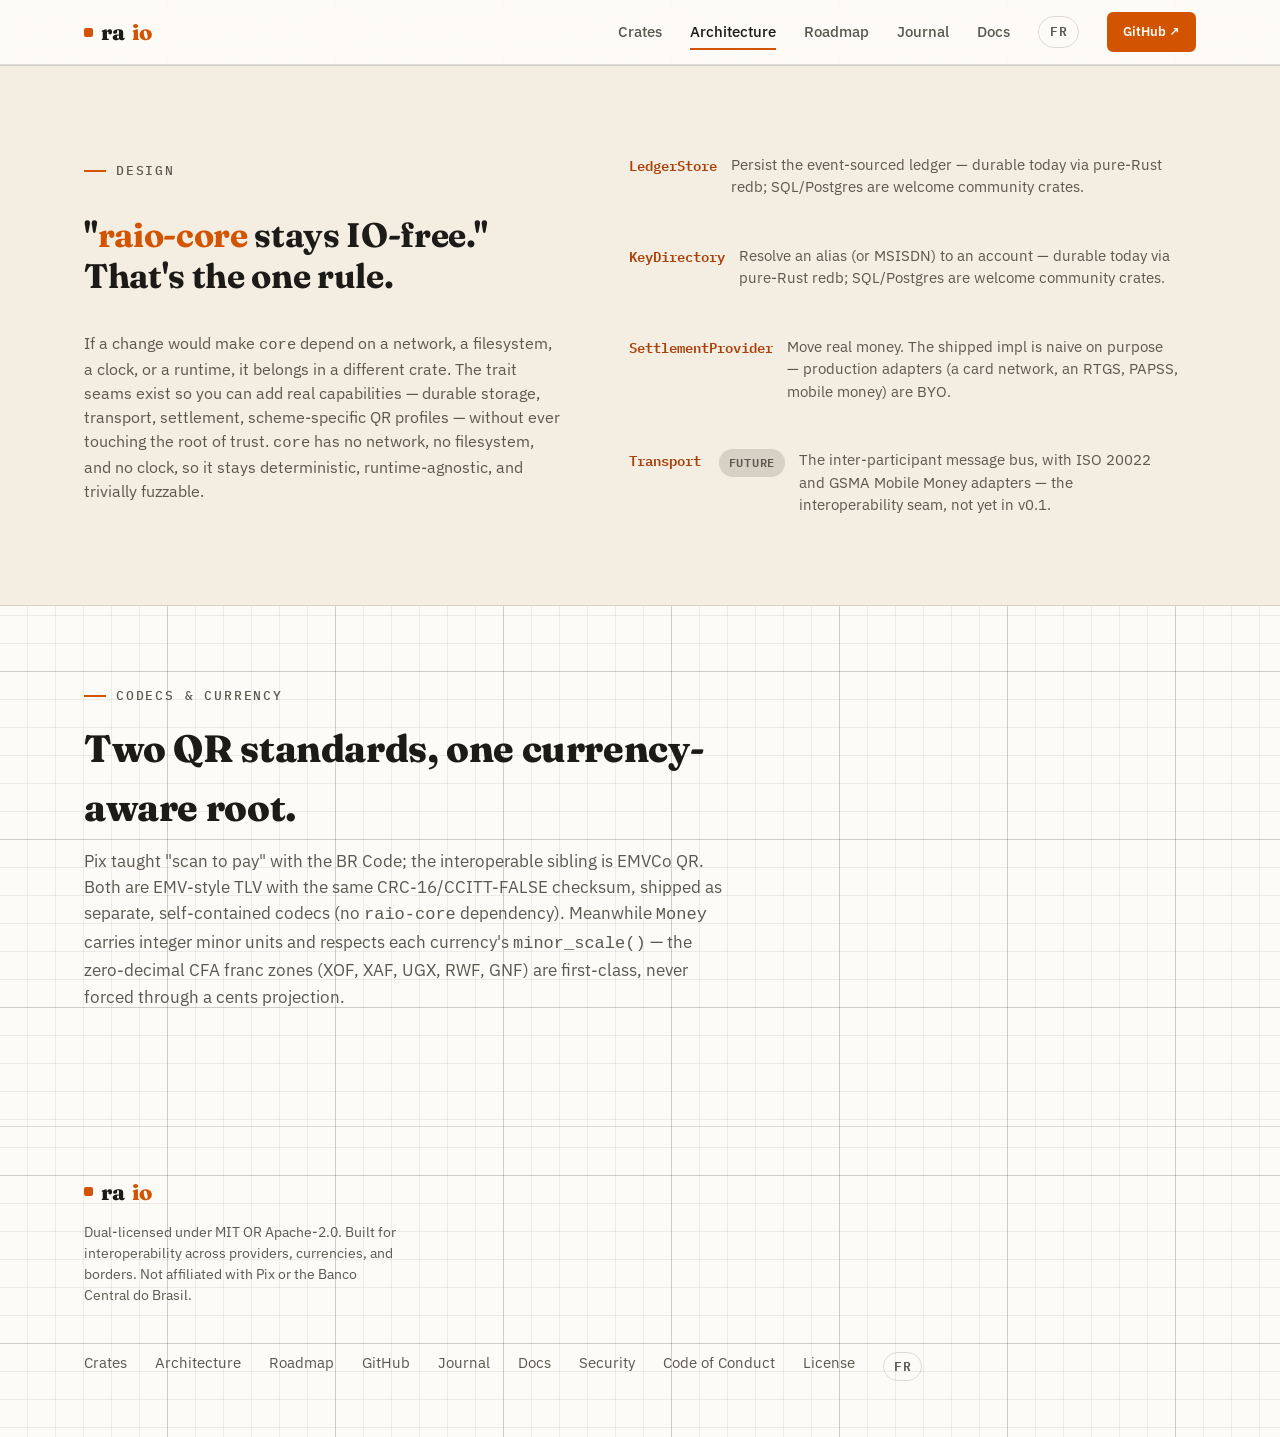
<file: architecture.html>
<!doctype html>
<html lang="en">
<head>
<meta charset="utf-8">
<meta name="viewport" content="width=device-width, initial-scale=1">
<title>Architecture — raio</title>
<meta name="description" content="raio's one rule: raio-core stays IO-free. Every IO-shaped concern — ledger persistence, key resolution, settlement, transport — is a trait seam the community extends without touching the root of trust.">
<link rel="canonical" href="https://andrewsarr.github.io/raio-landing/architecture.html">
<link rel="alternate" hreflang="en" href="https://andrewsarr.github.io/raio-landing/architecture.html">
<link rel="alternate" hreflang="fr" href="https://andrewsarr.github.io/raio-landing/fr/architecture.html">
<link rel="alternate" hreflang="x-default" href="https://andrewsarr.github.io/raio-landing/architecture.html">
<link rel="icon" type="image/svg+xml" href="assets/img/favicon.svg">
<link rel="preconnect" href="https://fonts.googleapis.com">
<link rel="preconnect" href="https://fonts.gstatic.com" crossorigin>
<link href="https://fonts.googleapis.com/css2?family=Fraunces:opsz,wght@9..144,500;9..144,700;9..144,800&family=IBM+Plex+Mono:wght@400;500;600&family=IBM+Plex+Sans:wght@400;500;600;700&display=swap" rel="stylesheet">
<link rel="stylesheet" href="assets/css/style.css">
</head>
<body>

<nav class="nav">
  <div class="wrap">
    <a href="index.html" class="brand"><span class="dot"></span>ra<span class="io">io</span></a>
    <button class="nav-toggle" aria-label="Toggle navigation" aria-expanded="false" aria-controls="nav-links"><span></span></button>
    <div class="nav-links" id="nav-links">
      <a href="crates.html">Crates</a>
      <a href="architecture.html" aria-current="page">Architecture</a>
      <a href="roadmap.html">Roadmap</a>
      <a href="https://raio-journal.vercel.app" target="_blank" rel="noopener">Journal</a>
      <a href="https://github.com/andrewSarr/raio/tree/main/docs/src" target="_blank" rel="noopener">Docs</a>
      <a href="fr/architecture.html" class="lang-switch" hreflang="fr">FR</a>
      <a class="btn btn-primary btn-sm" href="https://github.com/andrewSarr/raio" target="_blank" rel="noopener">GitHub &nearr;</a>
    </div>
  </div>
</nav>
<div class="nav-backdrop" data-nav-backdrop hidden></div>

<main>
<section id="architecture" class="alt">
  <div class="wrap rule-block">
    <div class="reveal">
      <span class="eyebrow"><span class="rule"></span>Design</span>
      <p class="rule-quote">"<span class="rust">raio-core</span> stays IO-free." That's the one rule.</p>
      <p style="color: var(--ink-sub); font-size: 15.5px; margin-top: 16px;">
        If a change would make <code>core</code> depend on a network, a filesystem,
        a clock, or a runtime, it belongs in a different crate. The trait seams
        exist so you can add real capabilities — durable storage, transport,
        settlement, scheme-specific QR profiles — without ever touching the root
        of trust. <code>core</code> has no network, no filesystem, and no clock,
        so it stays deterministic, runtime-agnostic, and trivially fuzzable.
      </p>
    </div>
    <div class="rule-seams reveal">
      <div class="seam">
        <code>LedgerStore</code>
        <p>Persist the event-sourced ledger — durable today via pure-Rust redb; SQL/Postgres are welcome community crates.</p>
      </div>
      <div class="seam">
        <code>KeyDirectory</code>
        <p>Resolve an alias (or MSISDN) to an account &mdash; durable today via pure-Rust redb; SQL/Postgres are welcome community crates.</p>
      </div>
      <div class="seam">
        <code>SettlementProvider</code>
        <p>Move real money. The shipped impl is naive on purpose — production adapters (a card network, an RTGS, PAPSS, mobile money) are BYO.</p>
      </div>
      <div class="seam">
        <code>Transport</code> <span class="pill wanted" style="margin-left:4px;">Future</span>
        <p>The inter-participant message bus, with ISO 20022 and GSMA Mobile Money adapters — the interoperability seam, not yet in v0.1.</p>
      </div>
    </div>
  </div>
</section>

<section>
  <div class="wrap">
    <div class="section-head reveal">
      <span class="eyebrow"><span class="rule"></span>Codecs &amp; currency</span>
      <h2>Two QR standards, one currency-aware root.</h2>
      <p>Pix taught "scan to pay" with the BR Code; the interoperable sibling is
      EMVCo QR. Both are EMV-style TLV with the same CRC-16/CCITT-FALSE checksum,
      shipped as separate, self-contained codecs (no <code>raio-core</code>
      dependency). Meanwhile <code>Money</code> carries integer minor units and
      respects each currency's <code>minor_scale()</code> — the zero-decimal
      CFA franc zones (XOF, XAF, UGX, RWF, GNF) are first-class, never forced
      through a cents projection.</p>
    </div>
  </div>
</section>
</main>

<footer>
  <div class="wrap footer-grid">
    <div>
      <a href="index.html" class="brand"><span class="dot"></span>ra<span class="io">io</span></a>
      <p class="footer-note">
        Dual-licensed under MIT OR Apache-2.0. Built for interoperability across
        providers, currencies, and borders. Not affiliated with Pix or the
        Banco Central do Brasil.
      </p>
    </div>
    <nav class="footer-links">
      <a href="crates.html">Crates</a>
      <a href="architecture.html">Architecture</a>
      <a href="roadmap.html">Roadmap</a>
      <a href="https://github.com/andrewSarr/raio" target="_blank" rel="noopener">GitHub</a>
      <a href="https://raio-journal.vercel.app" target="_blank" rel="noopener">Journal</a>
      <a href="https://github.com/andrewSarr/raio/tree/main/docs/src" target="_blank" rel="noopener">Docs</a>
      <a href="https://github.com/andrewSarr/raio/blob/main/SECURITY.md" target="_blank" rel="noopener">Security</a>
      <a href="https://github.com/andrewSarr/raio/blob/main/CODE_OF_CONDUCT.md" target="_blank" rel="noopener">Code of Conduct</a>
      <a href="https://github.com/andrewSarr/raio/blob/main/LICENSE-MIT" target="_blank" rel="noopener">License</a>
      <a href="fr/architecture.html" class="lang-switch" hreflang="fr">FR</a>
    </nav>
  </div>
</footer>

<script src="assets/js/main.js"></script>
</body>
</html>
</file>
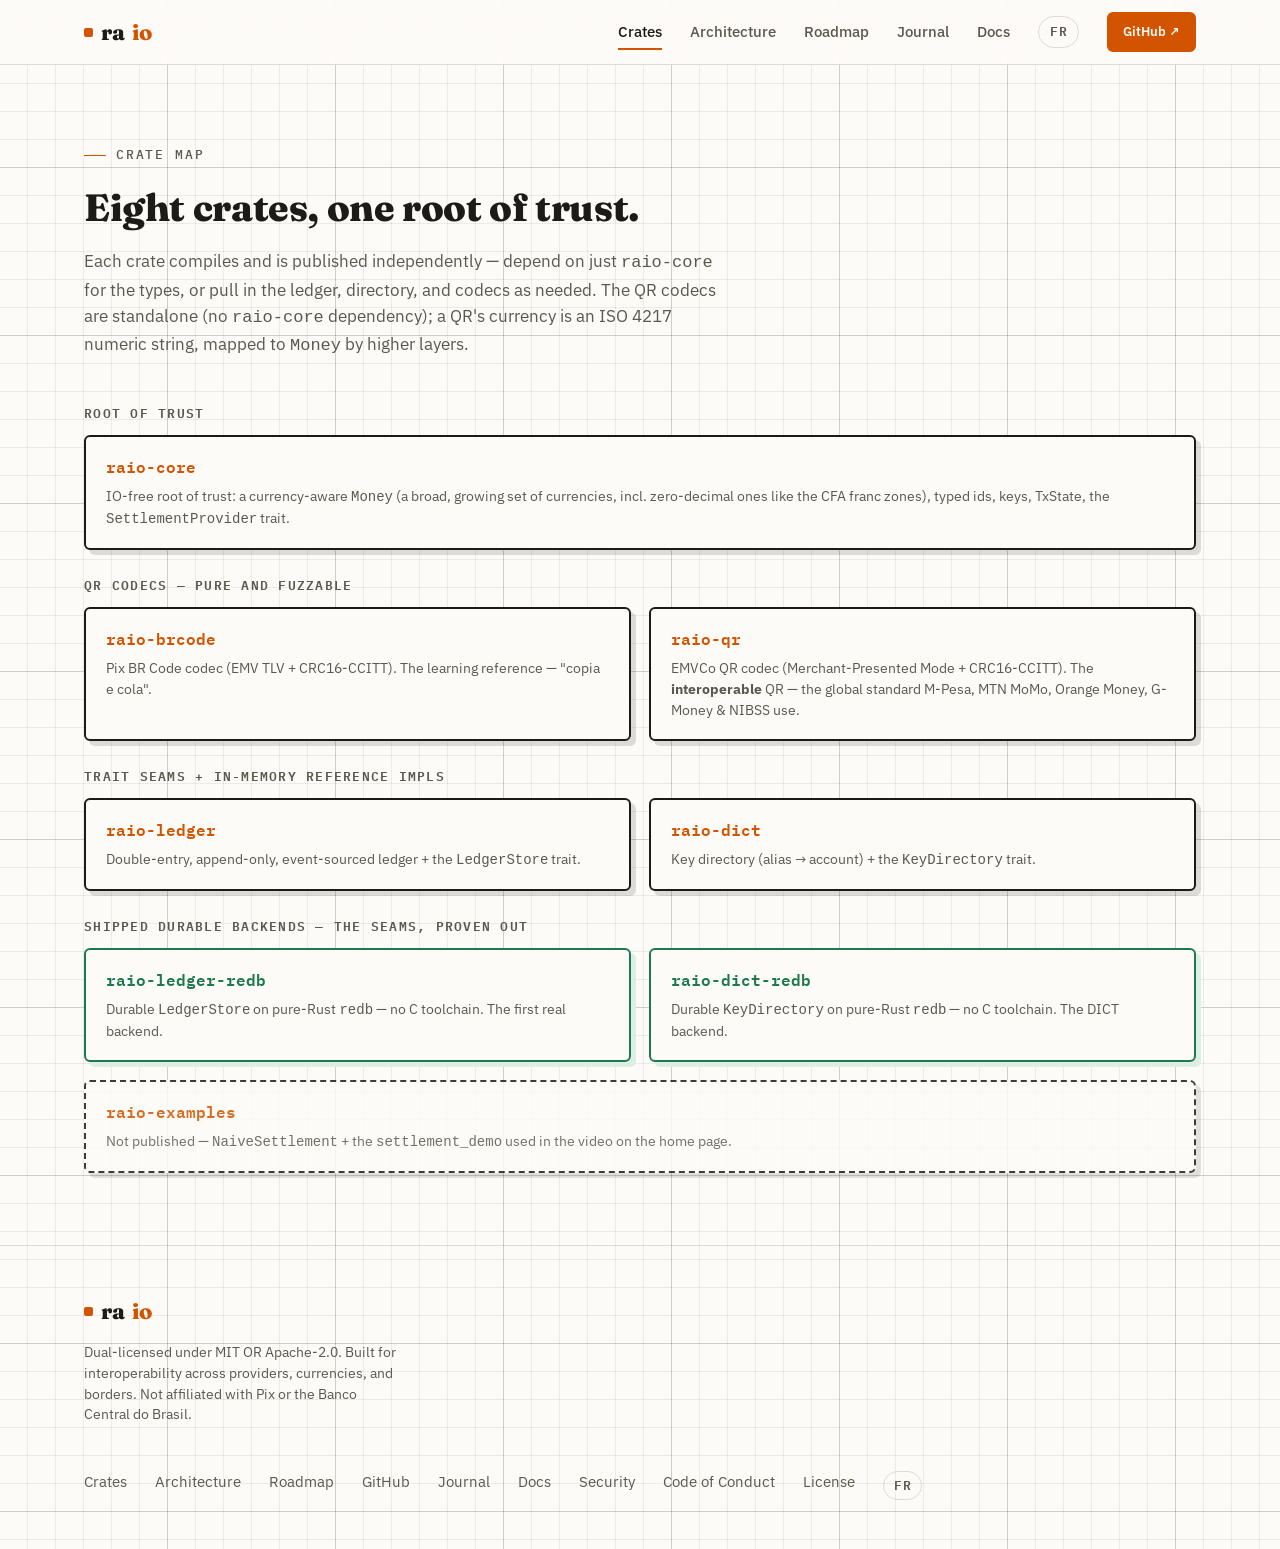
<file: crates.html>
<!doctype html>
<html lang="en">
<head>
<meta charset="utf-8">
<meta name="viewport" content="width=device-width, initial-scale=1">
<title>Crates — raio</title>
<meta name="description" content="raio is eight standalone crates behind one IO-free root of trust: raio-core, the Pix BR Code and EMVCo QR codecs, an event-sourced ledger, a key directory, durable redb backends, and examples.">
<link rel="canonical" href="https://andrewsarr.github.io/raio-landing/crates.html">
<link rel="alternate" hreflang="en" href="https://andrewsarr.github.io/raio-landing/crates.html">
<link rel="alternate" hreflang="fr" href="https://andrewsarr.github.io/raio-landing/fr/crates.html">
<link rel="alternate" hreflang="x-default" href="https://andrewsarr.github.io/raio-landing/crates.html">
<link rel="icon" type="image/svg+xml" href="assets/img/favicon.svg">
<link rel="preconnect" href="https://fonts.googleapis.com">
<link rel="preconnect" href="https://fonts.gstatic.com" crossorigin>
<link href="https://fonts.googleapis.com/css2?family=Fraunces:opsz,wght@9..144,500;9..144,700;9..144,800&family=IBM+Plex+Mono:wght@400;500;600&family=IBM+Plex+Sans:wght@400;500;600;700&display=swap" rel="stylesheet">
<link rel="stylesheet" href="assets/css/style.css">
</head>
<body>

<nav class="nav">
  <div class="wrap">
    <a href="index.html" class="brand"><span class="dot"></span>ra<span class="io">io</span></a>
    <button class="nav-toggle" aria-label="Toggle navigation" aria-expanded="false" aria-controls="nav-links"><span></span></button>
    <div class="nav-links" id="nav-links">
      <a href="crates.html" aria-current="page">Crates</a>
      <a href="architecture.html">Architecture</a>
      <a href="roadmap.html">Roadmap</a>
      <a href="https://raio-journal.vercel.app" target="_blank" rel="noopener">Journal</a>
      <a href="https://github.com/andrewSarr/raio/tree/main/docs/src" target="_blank" rel="noopener">Docs</a>
      <a href="fr/crates.html" class="lang-switch" hreflang="fr">FR</a>
      <a class="btn btn-primary btn-sm" href="https://github.com/andrewSarr/raio" target="_blank" rel="noopener">GitHub &nearr;</a>
    </div>
  </div>
</nav>
<div class="nav-backdrop" data-nav-backdrop hidden></div>

<main>
<section id="crates">
  <div class="wrap">
    <div class="section-head reveal">
      <span class="eyebrow"><span class="rule"></span>Crate map</span>
      <h2>Eight crates, one root of trust.</h2>
      <p>Each crate compiles and is published independently — depend on just
      <code>raio-core</code> for the types, or pull in the ledger, directory,
      and codecs as needed. The QR codecs are standalone (no <code>raio-core</code>
      dependency); a QR's currency is an ISO 4217 numeric string, mapped to
      <code>Money</code> by higher layers.</p>
    </div>

    <div class="crate-diagram reveal">
      <div class="crate-subhead">Root of trust</div>
      <div class="crate-grid cols-1">
        <div class="crate-card">
          <div class="name">raio-core</div>
          <div class="desc">IO-free root of trust: a currency-aware <code>Money</code> (a broad, growing set of currencies, incl. zero-decimal ones like the CFA franc zones), typed ids, keys, TxState, the <code>SettlementProvider</code> trait.</div>
        </div>
      </div>

      <div class="crate-subhead">QR codecs — pure and fuzzable</div>
      <div class="crate-grid cols-2">
        <div class="crate-card">
          <div class="name">raio-brcode</div>
          <div class="desc">Pix BR Code codec (EMV TLV + CRC16-CCITT). The learning reference — "copia e cola".</div>
        </div>
        <div class="crate-card">
          <div class="name">raio-qr</div>
          <div class="desc">EMVCo QR codec (Merchant-Presented Mode + CRC16-CCITT). The <strong>interoperable</strong> QR — the global standard M-Pesa, MTN MoMo, Orange Money, G-Money &amp; NIBSS use.</div>
        </div>
      </div>

      <div class="crate-subhead">Trait seams + in-memory reference impls</div>
      <div class="crate-grid cols-2">
        <div class="crate-card">
          <div class="name">raio-ledger</div>
          <div class="desc">Double-entry, append-only, event-sourced ledger + the <code>LedgerStore</code> trait.</div>
        </div>
        <div class="crate-card">
          <div class="name">raio-dict</div>
          <div class="desc">Key directory (alias &rarr; account) + the <code>KeyDirectory</code> trait.</div>
        </div>
      </div>

      <div class="crate-subhead">Shipped durable backends &mdash; the seams, proven out</div>
      <div class="crate-grid cols-2">
        <div class="crate-card shipped">
          <div class="name">raio-ledger-redb</div>
          <div class="desc">Durable <code>LedgerStore</code> on pure-Rust <code>redb</code> &mdash; no C toolchain. The first real backend.</div>
        </div>
        <div class="crate-card shipped">
          <div class="name">raio-dict-redb</div>
          <div class="desc">Durable <code>KeyDirectory</code> on pure-Rust <code>redb</code> &mdash; no C toolchain. The DICT backend.</div>
        </div>
      </div>

      <div class="crate-grid cols-1" style="margin-top: 18px;">
        <div class="crate-card examples">
          <div class="name">raio-examples</div>
          <div class="desc">Not published &mdash; <code>NaiveSettlement</code> + the <code>settlement_demo</code> used in the video on the home page.</div>
        </div>
      </div>
    </div>
  </div>
</section>
</main>

<footer>
  <div class="wrap footer-grid">
    <div>
      <a href="index.html" class="brand"><span class="dot"></span>ra<span class="io">io</span></a>
      <p class="footer-note">
        Dual-licensed under MIT OR Apache-2.0. Built for interoperability across
        providers, currencies, and borders. Not affiliated with Pix or the
        Banco Central do Brasil.
      </p>
    </div>
    <nav class="footer-links">
      <a href="crates.html">Crates</a>
      <a href="architecture.html">Architecture</a>
      <a href="roadmap.html">Roadmap</a>
      <a href="https://github.com/andrewSarr/raio" target="_blank" rel="noopener">GitHub</a>
      <a href="https://raio-journal.vercel.app" target="_blank" rel="noopener">Journal</a>
      <a href="https://github.com/andrewSarr/raio/tree/main/docs/src" target="_blank" rel="noopener">Docs</a>
      <a href="https://github.com/andrewSarr/raio/blob/main/SECURITY.md" target="_blank" rel="noopener">Security</a>
      <a href="https://github.com/andrewSarr/raio/blob/main/CODE_OF_CONDUCT.md" target="_blank" rel="noopener">Code of Conduct</a>
      <a href="https://github.com/andrewSarr/raio/blob/main/LICENSE-MIT" target="_blank" rel="noopener">License</a>
      <a href="fr/crates.html" class="lang-switch" hreflang="fr">FR</a>
    </nav>
  </div>
</footer>

<script src="assets/js/main.js"></script>
</body>
</html>
</file>
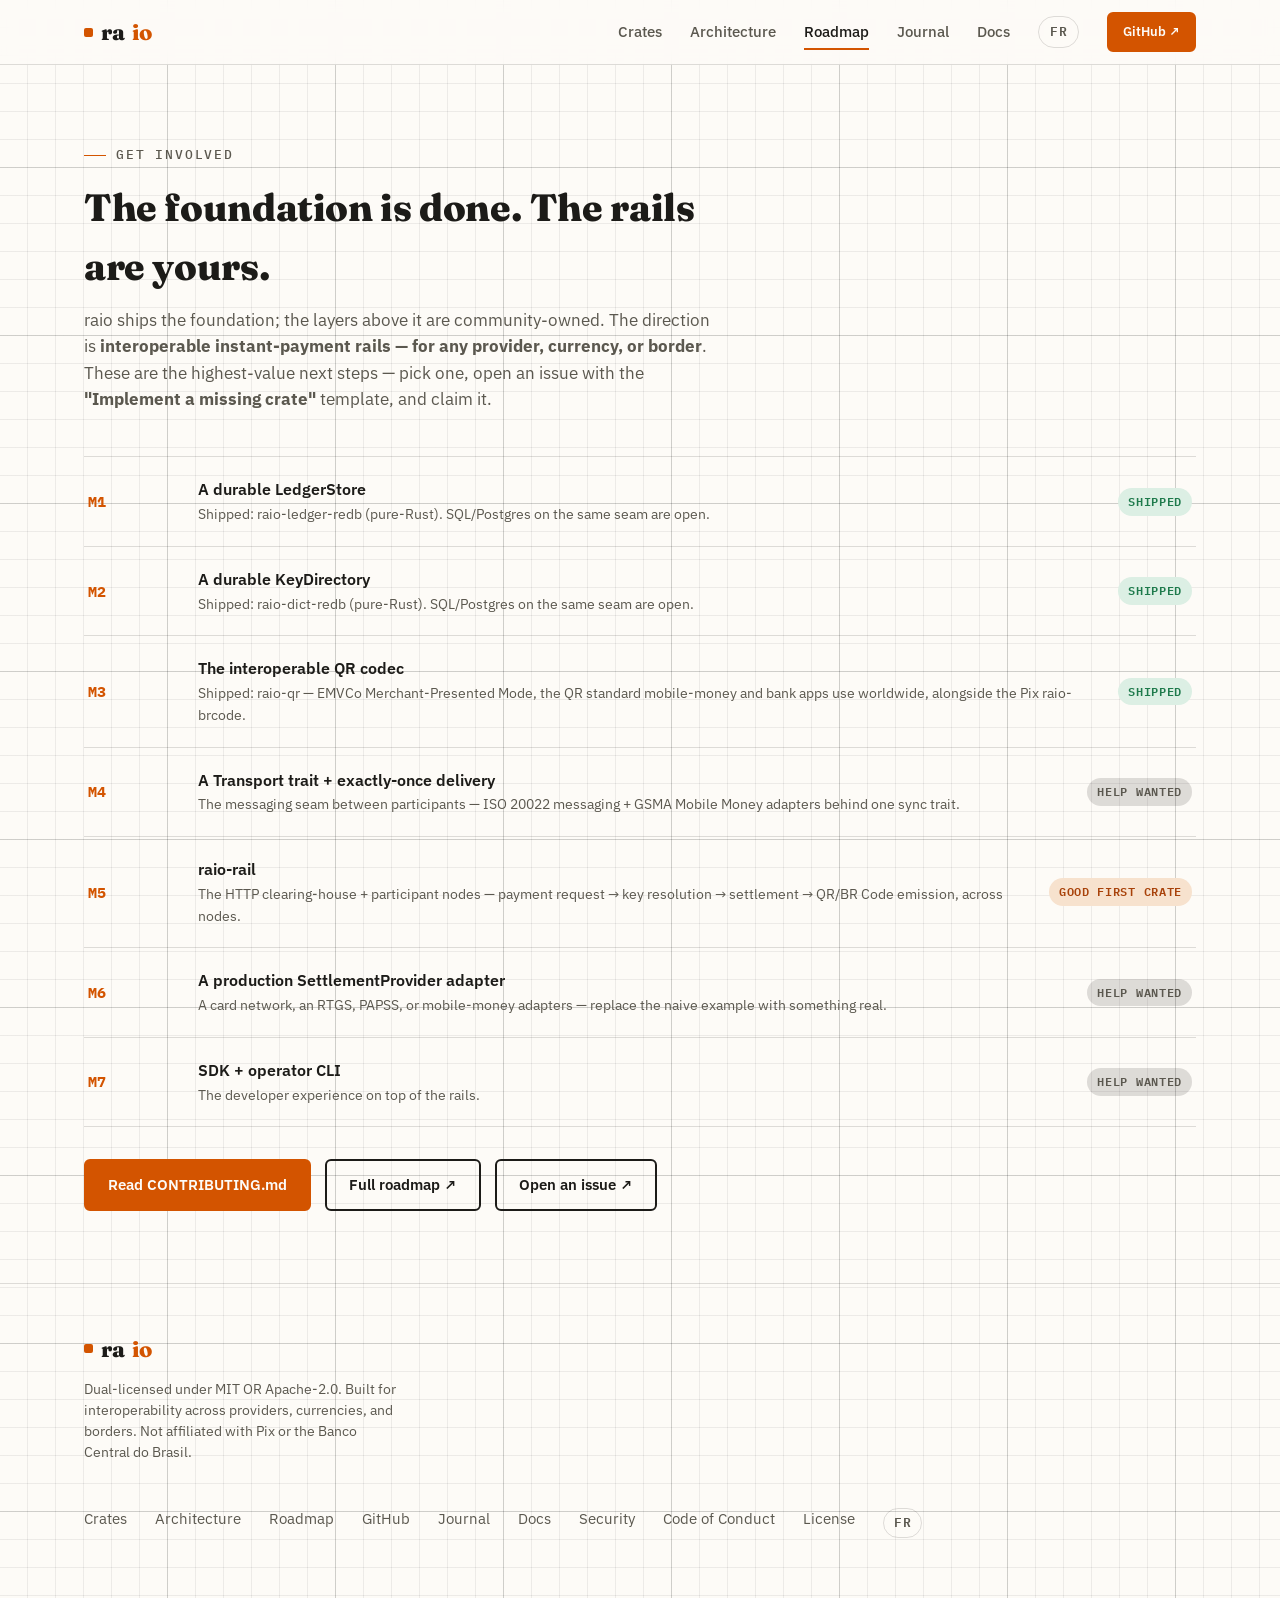
<file: roadmap.html>
<!doctype html>
<html lang="en">
<head>
<meta charset="utf-8">
<meta name="viewport" content="width=device-width, initial-scale=1">
<title>Roadmap — raio</title>
<meta name="description" content="raio ships the foundation; the rails are community-owned. The durable LedgerStore and KeyDirectory and the EMVCo QR codec have shipped; the Transport trait, raio-rail, a production settlement adapter, and the SDK are next.">
<link rel="canonical" href="https://andrewsarr.github.io/raio-landing/roadmap.html">
<link rel="alternate" hreflang="en" href="https://andrewsarr.github.io/raio-landing/roadmap.html">
<link rel="alternate" hreflang="fr" href="https://andrewsarr.github.io/raio-landing/fr/roadmap.html">
<link rel="alternate" hreflang="x-default" href="https://andrewsarr.github.io/raio-landing/roadmap.html">
<link rel="icon" type="image/svg+xml" href="assets/img/favicon.svg">
<link rel="preconnect" href="https://fonts.googleapis.com">
<link rel="preconnect" href="https://fonts.gstatic.com" crossorigin>
<link href="https://fonts.googleapis.com/css2?family=Fraunces:opsz,wght@9..144,500;9..144,700;9..144,800&family=IBM+Plex+Mono:wght@400;500;600&family=IBM+Plex+Sans:wght@400;500;600;700&display=swap" rel="stylesheet">
<link rel="stylesheet" href="assets/css/style.css">
</head>
<body>

<nav class="nav">
  <div class="wrap">
    <a href="index.html" class="brand"><span class="dot"></span>ra<span class="io">io</span></a>
    <button class="nav-toggle" aria-label="Toggle navigation" aria-expanded="false" aria-controls="nav-links"><span></span></button>
    <div class="nav-links" id="nav-links">
      <a href="crates.html">Crates</a>
      <a href="architecture.html">Architecture</a>
      <a href="roadmap.html" aria-current="page">Roadmap</a>
      <a href="https://raio-journal.vercel.app" target="_blank" rel="noopener">Journal</a>
      <a href="https://github.com/andrewSarr/raio/tree/main/docs/src" target="_blank" rel="noopener">Docs</a>
      <a href="fr/roadmap.html" class="lang-switch" hreflang="fr">FR</a>
      <a class="btn btn-primary btn-sm" href="https://github.com/andrewSarr/raio" target="_blank" rel="noopener">GitHub &nearr;</a>
    </div>
  </div>
</nav>
<div class="nav-backdrop" data-nav-backdrop hidden></div>

<main>
<section id="roadmap">
  <div class="wrap">
    <div class="section-head reveal">
      <span class="eyebrow"><span class="rule"></span>Get involved</span>
      <h2>The foundation is done. The rails are yours.</h2>
      <p>raio ships the foundation; the layers above it are community-owned.
      The direction is <strong>interoperable instant-payment rails — for any
      provider, currency, or border</strong>. These are the highest-value next
      steps — pick one, open an issue with the <strong>"Implement a missing
      crate"</strong> template, and claim it.</p>
    </div>

    <div class="roadmap-list reveal">
      <div class="roadmap-item">
        <span class="milestone">M1</span>
        <div>
          <div class="title">A durable LedgerStore</div>
          <div class="sub">Shipped: raio-ledger-redb (pure-Rust). SQL/Postgres on the same seam are open.</div>
        </div>
        <span class="pill shipped">Shipped</span>
      </div>
      <div class="roadmap-item">
        <span class="milestone">M2</span>
        <div>
          <div class="title">A durable KeyDirectory</div>
          <div class="sub">Shipped: raio-dict-redb (pure-Rust). SQL/Postgres on the same seam are open.</div>
        </div>
        <span class="pill shipped">Shipped</span>
      </div>
      <div class="roadmap-item">
        <span class="milestone">M3</span>
        <div>
          <div class="title">The interoperable QR codec</div>
          <div class="sub">Shipped: raio-qr — EMVCo Merchant-Presented Mode, the QR standard mobile-money and bank apps use worldwide, alongside the Pix raio-brcode.</div>
        </div>
        <span class="pill shipped">Shipped</span>
      </div>
      <div class="roadmap-item">
        <span class="milestone">M4</span>
        <div>
          <div class="title">A Transport trait + exactly-once delivery</div>
          <div class="sub">The messaging seam between participants — ISO 20022 messaging + GSMA Mobile Money adapters behind one sync trait.</div>
        </div>
        <span class="pill wanted">Help wanted</span>
      </div>
      <div class="roadmap-item">
        <span class="milestone">M5</span>
        <div>
          <div class="title">raio-rail</div>
          <div class="sub">The HTTP clearing-house + participant nodes — payment request &rarr; key resolution &rarr; settlement &rarr; QR/BR Code emission, across nodes.</div>
        </div>
        <span class="pill good-first">Good first crate</span>
      </div>
      <div class="roadmap-item">
        <span class="milestone">M6</span>
        <div>
          <div class="title">A production SettlementProvider adapter</div>
          <div class="sub">A card network, an RTGS, PAPSS, or mobile-money adapters — replace the naive example with something real.</div>
        </div>
        <span class="pill wanted">Help wanted</span>
      </div>
      <div class="roadmap-item">
        <span class="milestone">M7</span>
        <div>
          <div class="title">SDK + operator CLI</div>
          <div class="sub">The developer experience on top of the rails.</div>
        </div>
        <span class="pill wanted">Help wanted</span>
      </div>
    </div>

    <div class="roadmap-cta reveal">
      <a class="btn btn-primary" href="https://github.com/andrewSarr/raio/blob/main/CONTRIBUTING.md" target="_blank" rel="noopener">Read CONTRIBUTING.md</a>
      <a class="btn btn-ghost" href="https://github.com/andrewSarr/raio/blob/main/docs/src/roadmap.md" target="_blank" rel="noopener">Full roadmap &nearr;</a>
      <a class="btn btn-ghost" href="https://github.com/andrewSarr/raio/issues/new/choose" target="_blank" rel="noopener">Open an issue &nearr;</a>
    </div>
  </div>
</section>
</main>

<footer>
  <div class="wrap footer-grid">
    <div>
      <a href="index.html" class="brand"><span class="dot"></span>ra<span class="io">io</span></a>
      <p class="footer-note">
        Dual-licensed under MIT OR Apache-2.0. Built for interoperability across
        providers, currencies, and borders. Not affiliated with Pix or the
        Banco Central do Brasil.
      </p>
    </div>
    <nav class="footer-links">
      <a href="crates.html">Crates</a>
      <a href="architecture.html">Architecture</a>
      <a href="roadmap.html">Roadmap</a>
      <a href="https://github.com/andrewSarr/raio" target="_blank" rel="noopener">GitHub</a>
      <a href="https://raio-journal.vercel.app" target="_blank" rel="noopener">Journal</a>
      <a href="https://github.com/andrewSarr/raio/tree/main/docs/src" target="_blank" rel="noopener">Docs</a>
      <a href="https://github.com/andrewSarr/raio/blob/main/SECURITY.md" target="_blank" rel="noopener">Security</a>
      <a href="https://github.com/andrewSarr/raio/blob/main/CODE_OF_CONDUCT.md" target="_blank" rel="noopener">Code of Conduct</a>
      <a href="https://github.com/andrewSarr/raio/blob/main/LICENSE-MIT" target="_blank" rel="noopener">License</a>
      <a href="fr/roadmap.html" class="lang-switch" hreflang="fr">FR</a>
    </nav>
  </div>
</footer>

<script src="assets/js/main.js"></script>
</body>
</html>
</file>
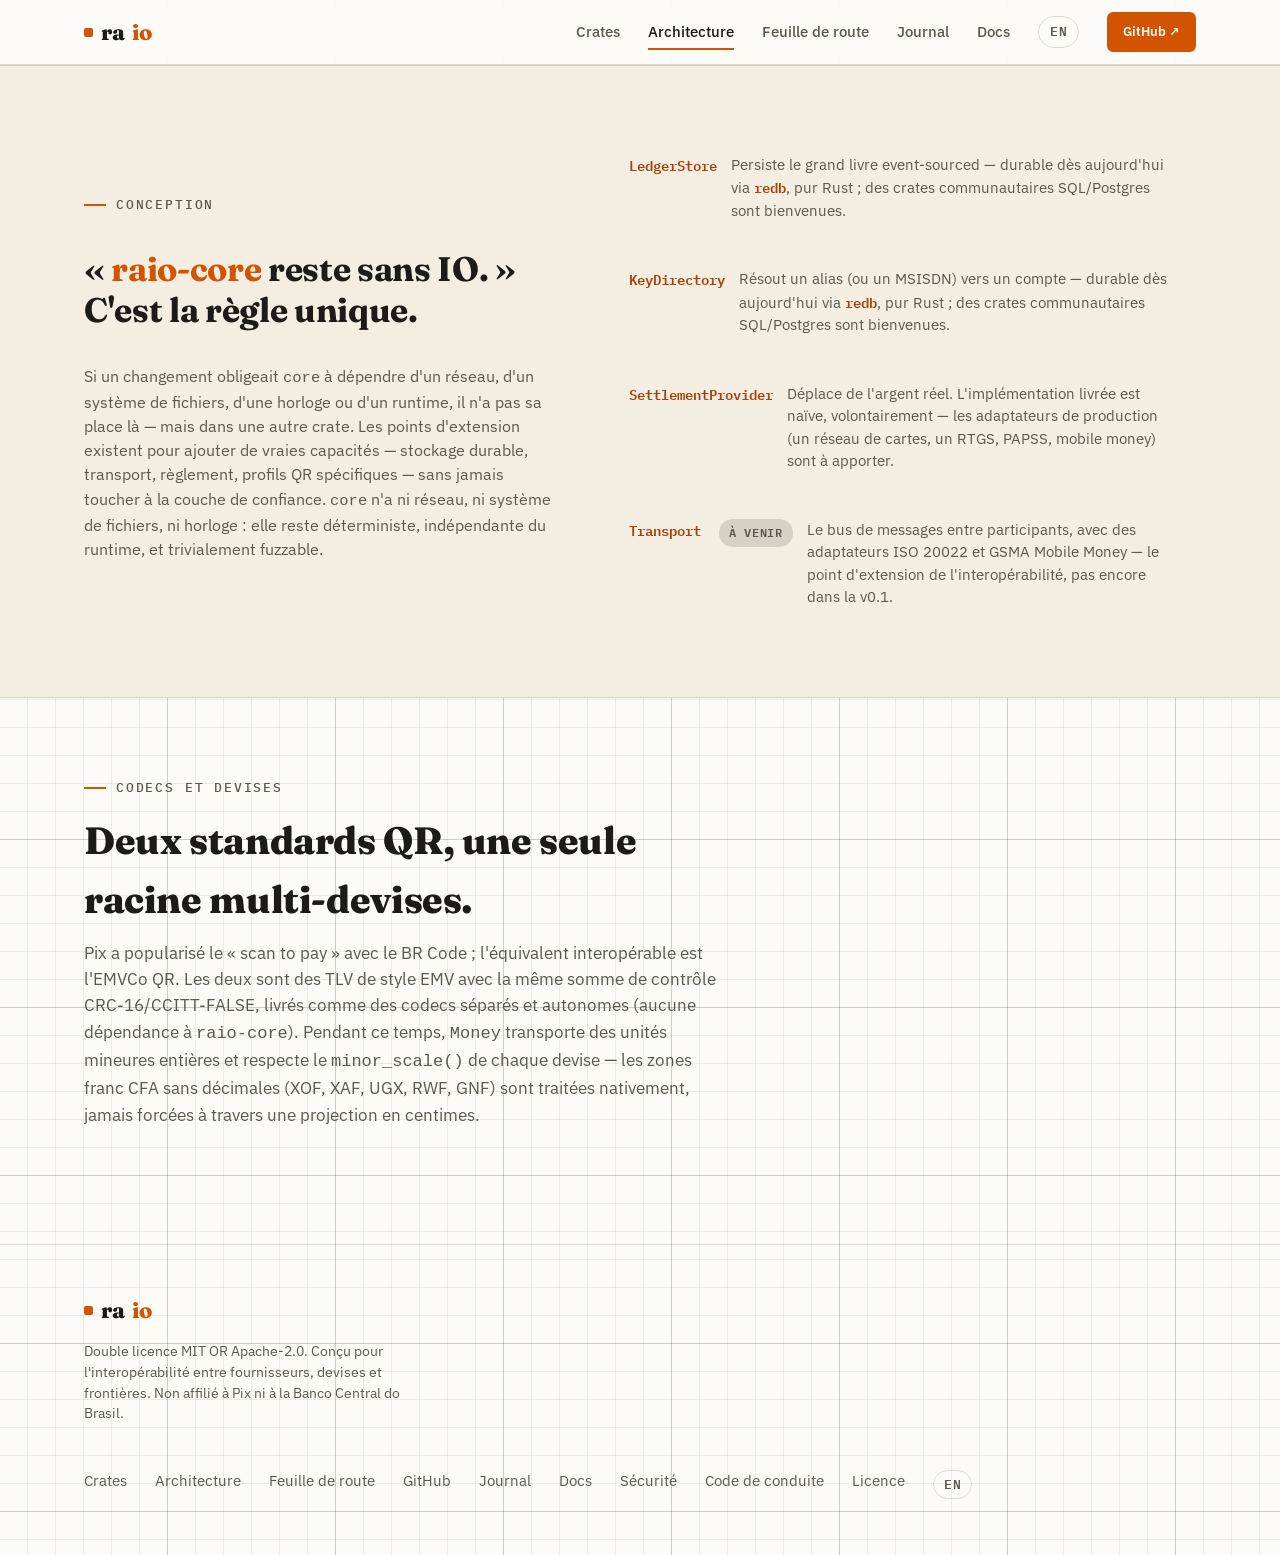
<file: fr/architecture.html>
<!doctype html>
<html lang="fr">
<head>
<meta charset="utf-8">
<meta name="viewport" content="width=device-width, initial-scale=1">
<title>Architecture — raio</title>
<meta name="description" content="La règle unique de raio : raio-core reste sans IO. Chaque préoccupation de type IO — persistance du grand livre, résolution de clé, règlement, transport — est un point d'extension que la communauté étend sans toucher à la couche de confiance.">
<link rel="canonical" href="https://andrewsarr.github.io/raio-landing/fr/architecture.html">
<link rel="alternate" hreflang="en" href="https://andrewsarr.github.io/raio-landing/architecture.html">
<link rel="alternate" hreflang="fr" href="https://andrewsarr.github.io/raio-landing/fr/architecture.html">
<link rel="alternate" hreflang="x-default" href="https://andrewsarr.github.io/raio-landing/architecture.html">
<link rel="icon" type="image/svg+xml" href="../assets/img/favicon.svg">
<link rel="preconnect" href="https://fonts.googleapis.com">
<link rel="preconnect" href="https://fonts.gstatic.com" crossorigin>
<link href="https://fonts.googleapis.com/css2?family=Fraunces:opsz,wght@9..144,500;9..144,700;9..144,800&family=IBM+Plex+Mono:wght@400;500;600&family=IBM+Plex+Sans:wght@400;500;600;700&display=swap" rel="stylesheet">
<link rel="stylesheet" href="../assets/css/style.css">
</head>
<body>

<nav class="nav">
  <div class="wrap">
    <a href="index.html" class="brand"><span class="dot"></span>ra<span class="io">io</span></a>
    <button class="nav-toggle" aria-label="Ouvrir la navigation" aria-expanded="false" aria-controls="nav-links"><span></span></button>
    <div class="nav-links" id="nav-links">
      <a href="crates.html">Crates</a>
      <a href="architecture.html" aria-current="page">Architecture</a>
      <a href="roadmap.html">Feuille de route</a>
      <a href="https://raio-journal.vercel.app" target="_blank" rel="noopener">Journal</a>
      <a href="https://github.com/andrewSarr/raio/tree/main/docs/src" target="_blank" rel="noopener">Docs</a>
      <a href="../architecture.html" class="lang-switch" hreflang="en">EN</a>
      <a class="btn btn-primary btn-sm" href="https://github.com/andrewSarr/raio" target="_blank" rel="noopener">GitHub &nearr;</a>
    </div>
  </div>
</nav>
<div class="nav-backdrop" data-nav-backdrop hidden></div>

<main>
<section id="architecture" class="alt">
  <div class="wrap rule-block">
    <div class="reveal">
      <span class="eyebrow"><span class="rule"></span>Conception</span>
      <p class="rule-quote">« <span class="rust">raio-core</span> reste sans IO. » C'est la règle unique.</p>
      <p style="color: var(--ink-sub); font-size: 15.5px; margin-top: 16px;">
        Si un changement obligeait <code>core</code> à dépendre d'un réseau,
        d'un système de fichiers, d'une horloge ou d'un runtime, il n'a pas sa
        place là — mais dans une autre crate. Les points d'extension existent
        pour ajouter de vraies capacités — stockage durable, transport,
        règlement, profils QR spécifiques — sans jamais toucher à la couche
        de confiance. <code>core</code> n'a ni réseau, ni système de
        fichiers, ni horloge : elle reste déterministe, indépendante du
        runtime, et trivialement fuzzable.
      </p>
    </div>
    <div class="rule-seams reveal">
      <div class="seam">
        <code>LedgerStore</code>
        <p>Persiste le grand livre event-sourced — durable dès aujourd'hui via <code>redb</code>, pur Rust ; des crates communautaires SQL/Postgres sont bienvenues.</p>
      </div>
      <div class="seam">
        <code>KeyDirectory</code>
        <p>Résout un alias (ou un MSISDN) vers un compte &mdash; durable dès aujourd'hui via <code>redb</code>, pur Rust ; des crates communautaires SQL/Postgres sont bienvenues.</p>
      </div>
      <div class="seam">
        <code>SettlementProvider</code>
        <p>Déplace de l'argent réel. L'implémentation livrée est naïve, volontairement — les adaptateurs de production (un réseau de cartes, un RTGS, PAPSS, mobile money) sont à apporter.</p>
      </div>
      <div class="seam">
        <code>Transport</code> <span class="pill wanted" style="margin-left:4px;">À venir</span>
        <p>Le bus de messages entre participants, avec des adaptateurs ISO 20022 et GSMA Mobile Money — le point d'extension de l'interopérabilité, pas encore dans la v0.1.</p>
      </div>
    </div>
  </div>
</section>

<section>
  <div class="wrap">
    <div class="section-head reveal">
      <span class="eyebrow"><span class="rule"></span>Codecs et devises</span>
      <h2>Deux standards QR, une seule racine multi-devises.</h2>
      <p>Pix a popularisé le « scan to pay » avec le BR Code ; l'équivalent
      interopérable est l'EMVCo QR. Les deux sont des TLV de style EMV avec
      la même somme de contrôle CRC-16/CCITT-FALSE, livrés comme des codecs
      séparés et autonomes (aucune dépendance à <code>raio-core</code>).
      Pendant ce temps, <code>Money</code> transporte des unités mineures
      entières et respecte le <code>minor_scale()</code> de chaque devise —
      les zones franc CFA sans décimales (XOF, XAF, UGX, RWF, GNF) sont
      traitées nativement, jamais forcées à travers une projection en
      centimes.</p>
    </div>
  </div>
</section>
</main>

<footer>
  <div class="wrap footer-grid">
    <div>
      <a href="index.html" class="brand"><span class="dot"></span>ra<span class="io">io</span></a>
      <p class="footer-note">
        Double licence MIT OR Apache-2.0. Conçu pour l'interopérabilité entre
        fournisseurs, devises et frontières. Non affilié à Pix ni à la Banco
        Central do Brasil.
      </p>
    </div>
    <nav class="footer-links">
      <a href="crates.html">Crates</a>
      <a href="architecture.html">Architecture</a>
      <a href="roadmap.html">Feuille de route</a>
      <a href="https://github.com/andrewSarr/raio" target="_blank" rel="noopener">GitHub</a>
      <a href="https://raio-journal.vercel.app" target="_blank" rel="noopener">Journal</a>
      <a href="https://github.com/andrewSarr/raio/tree/main/docs/src" target="_blank" rel="noopener">Docs</a>
      <a href="https://github.com/andrewSarr/raio/blob/main/SECURITY.md" target="_blank" rel="noopener">Sécurité</a>
      <a href="https://github.com/andrewSarr/raio/blob/main/CODE_OF_CONDUCT.md" target="_blank" rel="noopener">Code de conduite</a>
      <a href="https://github.com/andrewSarr/raio/blob/main/LICENSE-MIT" target="_blank" rel="noopener">Licence</a>
      <a href="../architecture.html" class="lang-switch" hreflang="en">EN</a>
    </nav>
  </div>
</footer>

<script src="../assets/js/main.js"></script>
</body>
</html>
</file>
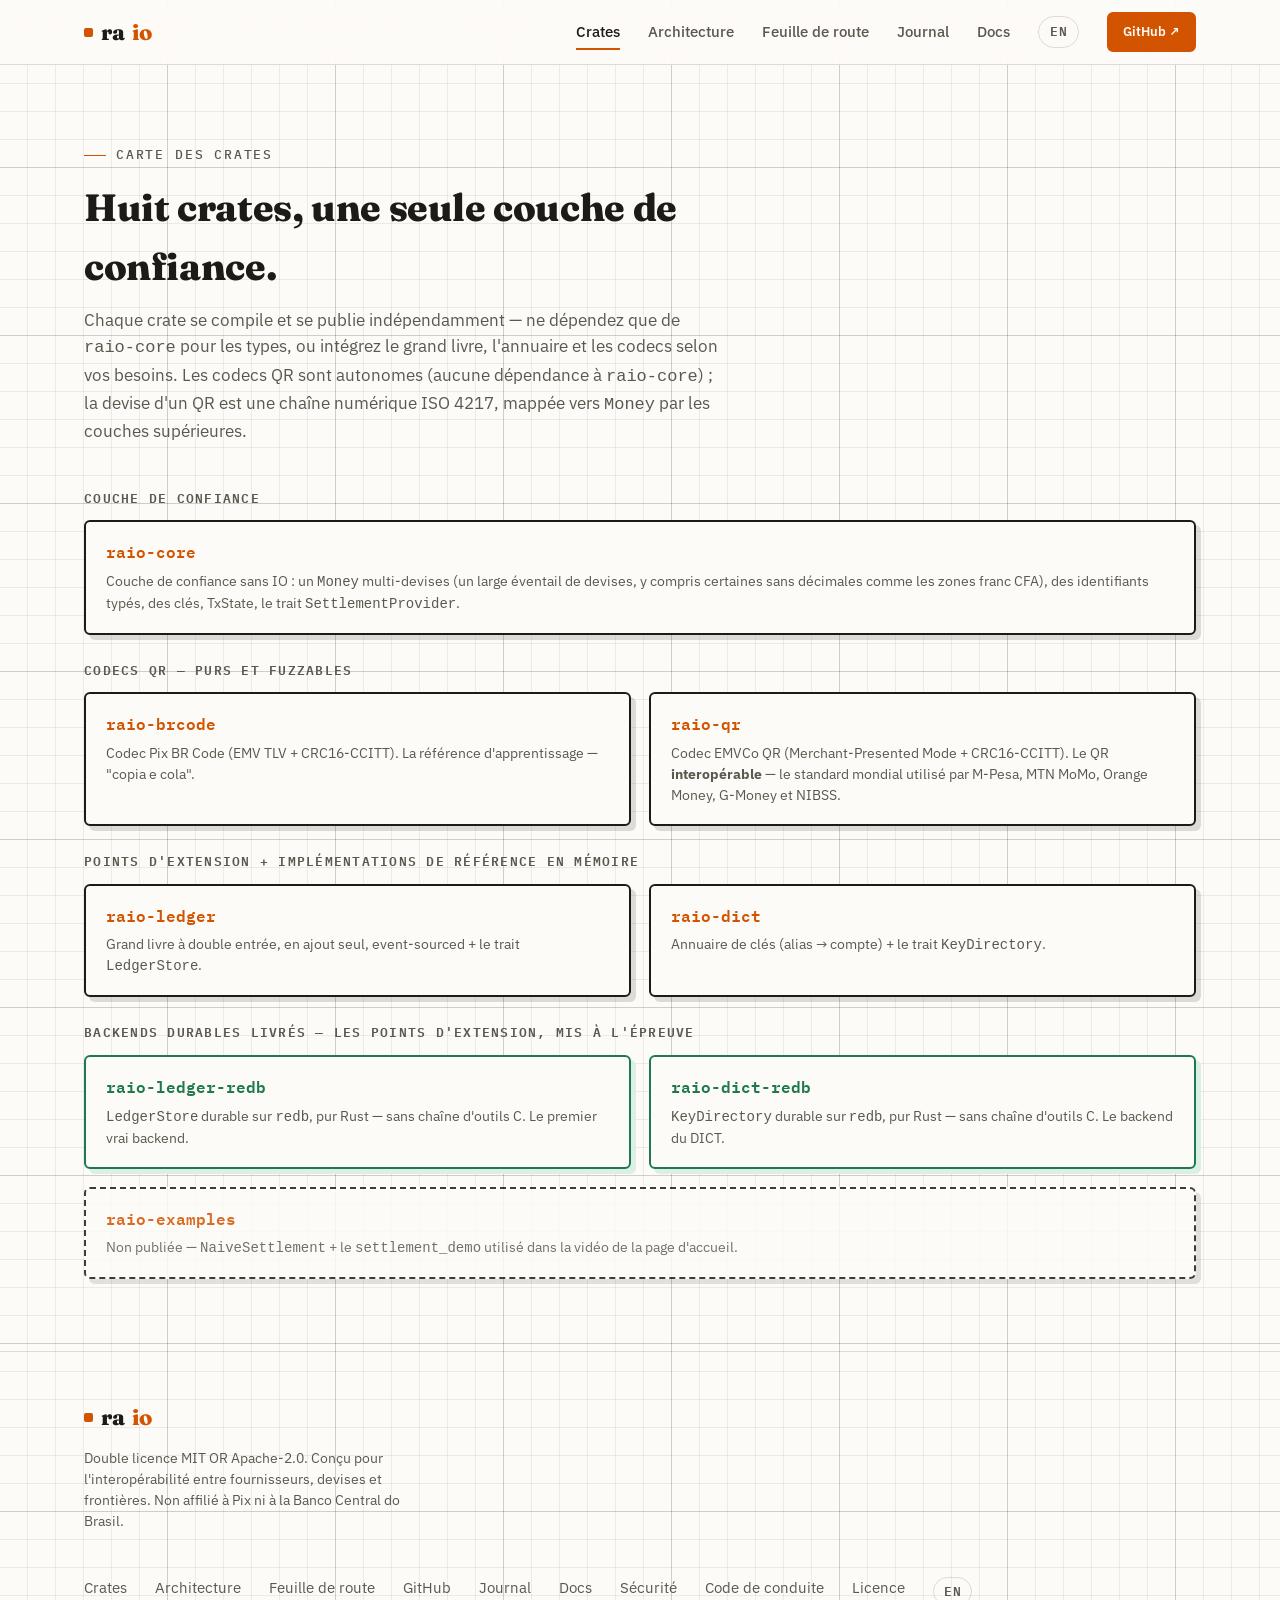
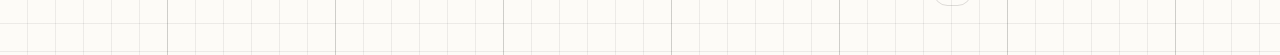
<file: fr/crates.html>
<!doctype html>
<html lang="fr">
<head>
<meta charset="utf-8">
<meta name="viewport" content="width=device-width, initial-scale=1">
<title>Crates — raio</title>
<meta name="description" content="raio, ce sont huit crates indépendantes derrière une seule couche de confiance sans IO : raio-core, les codecs Pix BR Code et EMVCo QR, un grand livre event-sourced, un annuaire de clés, des backends redb durables, et des exemples.">
<link rel="canonical" href="https://andrewsarr.github.io/raio-landing/fr/crates.html">
<link rel="alternate" hreflang="en" href="https://andrewsarr.github.io/raio-landing/crates.html">
<link rel="alternate" hreflang="fr" href="https://andrewsarr.github.io/raio-landing/fr/crates.html">
<link rel="alternate" hreflang="x-default" href="https://andrewsarr.github.io/raio-landing/crates.html">
<link rel="icon" type="image/svg+xml" href="../assets/img/favicon.svg">
<link rel="preconnect" href="https://fonts.googleapis.com">
<link rel="preconnect" href="https://fonts.gstatic.com" crossorigin>
<link href="https://fonts.googleapis.com/css2?family=Fraunces:opsz,wght@9..144,500;9..144,700;9..144,800&family=IBM+Plex+Mono:wght@400;500;600&family=IBM+Plex+Sans:wght@400;500;600;700&display=swap" rel="stylesheet">
<link rel="stylesheet" href="../assets/css/style.css">
</head>
<body>

<nav class="nav">
  <div class="wrap">
    <a href="index.html" class="brand"><span class="dot"></span>ra<span class="io">io</span></a>
    <button class="nav-toggle" aria-label="Ouvrir la navigation" aria-expanded="false" aria-controls="nav-links"><span></span></button>
    <div class="nav-links" id="nav-links">
      <a href="crates.html" aria-current="page">Crates</a>
      <a href="architecture.html">Architecture</a>
      <a href="roadmap.html">Feuille de route</a>
      <a href="https://raio-journal.vercel.app" target="_blank" rel="noopener">Journal</a>
      <a href="https://github.com/andrewSarr/raio/tree/main/docs/src" target="_blank" rel="noopener">Docs</a>
      <a href="../crates.html" class="lang-switch" hreflang="en">EN</a>
      <a class="btn btn-primary btn-sm" href="https://github.com/andrewSarr/raio" target="_blank" rel="noopener">GitHub &nearr;</a>
    </div>
  </div>
</nav>
<div class="nav-backdrop" data-nav-backdrop hidden></div>

<main>
<section id="crates">
  <div class="wrap">
    <div class="section-head reveal">
      <span class="eyebrow"><span class="rule"></span>Carte des crates</span>
      <h2>Huit crates, une seule couche de confiance.</h2>
      <p>Chaque crate se compile et se publie indépendamment — ne dépendez
      que de <code>raio-core</code> pour les types, ou intégrez le grand
      livre, l'annuaire et les codecs selon vos besoins. Les codecs QR sont
      autonomes (aucune dépendance à <code>raio-core</code>) ; la devise d'un
      QR est une chaîne numérique ISO 4217, mappée vers <code>Money</code>
      par les couches supérieures.</p>
    </div>

    <div class="crate-diagram reveal">
      <div class="crate-subhead">Couche de confiance</div>
      <div class="crate-grid cols-1">
        <div class="crate-card">
          <div class="name">raio-core</div>
          <div class="desc">Couche de confiance sans IO : un <code>Money</code> multi-devises (un large éventail de devises, y compris certaines sans décimales comme les zones franc CFA), des identifiants typés, des clés, TxState, le trait <code>SettlementProvider</code>.</div>
        </div>
      </div>

      <div class="crate-subhead">Codecs QR — purs et fuzzables</div>
      <div class="crate-grid cols-2">
        <div class="crate-card">
          <div class="name">raio-brcode</div>
          <div class="desc">Codec Pix BR Code (EMV TLV + CRC16-CCITT). La référence d'apprentissage — "copia e cola".</div>
        </div>
        <div class="crate-card">
          <div class="name">raio-qr</div>
          <div class="desc">Codec EMVCo QR (Merchant-Presented Mode + CRC16-CCITT). Le QR <strong>interopérable</strong> — le standard mondial utilisé par M-Pesa, MTN MoMo, Orange Money, G-Money et NIBSS.</div>
        </div>
      </div>

      <div class="crate-subhead">Points d'extension + implémentations de référence en mémoire</div>
      <div class="crate-grid cols-2">
        <div class="crate-card">
          <div class="name">raio-ledger</div>
          <div class="desc">Grand livre à double entrée, en ajout seul, event-sourced + le trait <code>LedgerStore</code>.</div>
        </div>
        <div class="crate-card">
          <div class="name">raio-dict</div>
          <div class="desc">Annuaire de clés (alias &rarr; compte) + le trait <code>KeyDirectory</code>.</div>
        </div>
      </div>

      <div class="crate-subhead">Backends durables livrés &mdash; les points d'extension, mis à l'épreuve</div>
      <div class="crate-grid cols-2">
        <div class="crate-card shipped">
          <div class="name">raio-ledger-redb</div>
          <div class="desc"><code>LedgerStore</code> durable sur <code>redb</code>, pur Rust &mdash; sans chaîne d'outils C. Le premier vrai backend.</div>
        </div>
        <div class="crate-card shipped">
          <div class="name">raio-dict-redb</div>
          <div class="desc"><code>KeyDirectory</code> durable sur <code>redb</code>, pur Rust &mdash; sans chaîne d'outils C. Le backend du DICT.</div>
        </div>
      </div>

      <div class="crate-grid cols-1" style="margin-top: 18px;">
        <div class="crate-card examples">
          <div class="name">raio-examples</div>
          <div class="desc">Non publiée &mdash; <code>NaiveSettlement</code> + le <code>settlement_demo</code> utilisé dans la vidéo de la page d'accueil.</div>
        </div>
      </div>
    </div>
  </div>
</section>
</main>

<footer>
  <div class="wrap footer-grid">
    <div>
      <a href="index.html" class="brand"><span class="dot"></span>ra<span class="io">io</span></a>
      <p class="footer-note">
        Double licence MIT OR Apache-2.0. Conçu pour l'interopérabilité entre
        fournisseurs, devises et frontières. Non affilié à Pix ni à la Banco
        Central do Brasil.
      </p>
    </div>
    <nav class="footer-links">
      <a href="crates.html">Crates</a>
      <a href="architecture.html">Architecture</a>
      <a href="roadmap.html">Feuille de route</a>
      <a href="https://github.com/andrewSarr/raio" target="_blank" rel="noopener">GitHub</a>
      <a href="https://raio-journal.vercel.app" target="_blank" rel="noopener">Journal</a>
      <a href="https://github.com/andrewSarr/raio/tree/main/docs/src" target="_blank" rel="noopener">Docs</a>
      <a href="https://github.com/andrewSarr/raio/blob/main/SECURITY.md" target="_blank" rel="noopener">Sécurité</a>
      <a href="https://github.com/andrewSarr/raio/blob/main/CODE_OF_CONDUCT.md" target="_blank" rel="noopener">Code de conduite</a>
      <a href="https://github.com/andrewSarr/raio/blob/main/LICENSE-MIT" target="_blank" rel="noopener">Licence</a>
      <a href="../crates.html" class="lang-switch" hreflang="en">EN</a>
    </nav>
  </div>
</footer>

<script src="../assets/js/main.js"></script>
</body>
</html>
</file>
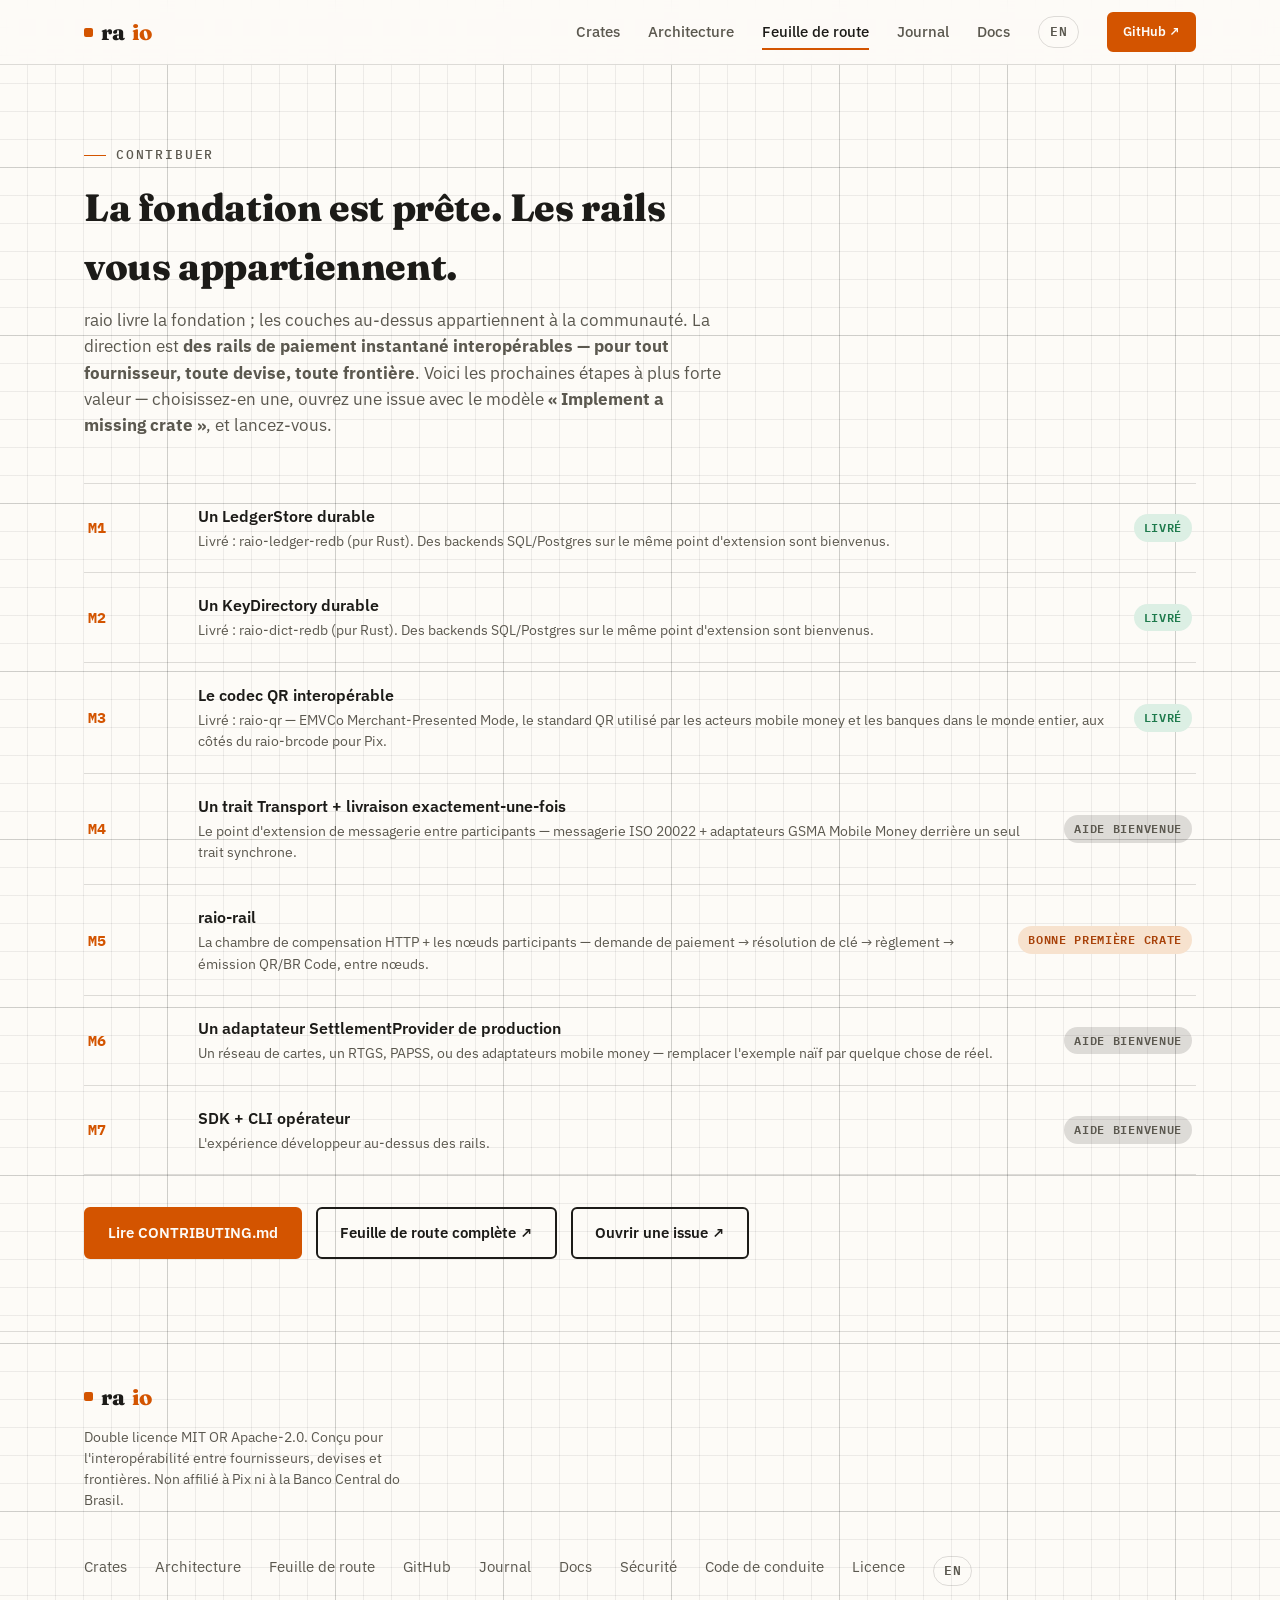
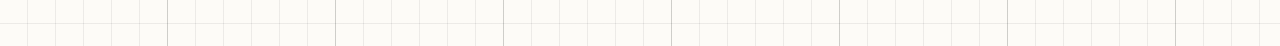
<file: fr/roadmap.html>
<!doctype html>
<html lang="fr">
<head>
<meta charset="utf-8">
<meta name="viewport" content="width=device-width, initial-scale=1">
<title>Feuille de route — raio</title>
<meta name="description" content="raio livre la fondation ; les rails appartiennent à la communauté. Le LedgerStore et le KeyDirectory durables, ainsi que le codec EMVCo QR, sont livrés ; le trait Transport, raio-rail, un adaptateur de règlement de production et le SDK sont la suite.">
<link rel="canonical" href="https://andrewsarr.github.io/raio-landing/fr/roadmap.html">
<link rel="alternate" hreflang="en" href="https://andrewsarr.github.io/raio-landing/roadmap.html">
<link rel="alternate" hreflang="fr" href="https://andrewsarr.github.io/raio-landing/fr/roadmap.html">
<link rel="alternate" hreflang="x-default" href="https://andrewsarr.github.io/raio-landing/roadmap.html">
<link rel="icon" type="image/svg+xml" href="../assets/img/favicon.svg">
<link rel="preconnect" href="https://fonts.googleapis.com">
<link rel="preconnect" href="https://fonts.gstatic.com" crossorigin>
<link href="https://fonts.googleapis.com/css2?family=Fraunces:opsz,wght@9..144,500;9..144,700;9..144,800&family=IBM+Plex+Mono:wght@400;500;600&family=IBM+Plex+Sans:wght@400;500;600;700&display=swap" rel="stylesheet">
<link rel="stylesheet" href="../assets/css/style.css">
</head>
<body>

<nav class="nav">
  <div class="wrap">
    <a href="index.html" class="brand"><span class="dot"></span>ra<span class="io">io</span></a>
    <button class="nav-toggle" aria-label="Ouvrir la navigation" aria-expanded="false" aria-controls="nav-links"><span></span></button>
    <div class="nav-links" id="nav-links">
      <a href="crates.html">Crates</a>
      <a href="architecture.html">Architecture</a>
      <a href="roadmap.html" aria-current="page">Feuille de route</a>
      <a href="https://raio-journal.vercel.app" target="_blank" rel="noopener">Journal</a>
      <a href="https://github.com/andrewSarr/raio/tree/main/docs/src" target="_blank" rel="noopener">Docs</a>
      <a href="../roadmap.html" class="lang-switch" hreflang="en">EN</a>
      <a class="btn btn-primary btn-sm" href="https://github.com/andrewSarr/raio" target="_blank" rel="noopener">GitHub &nearr;</a>
    </div>
  </div>
</nav>
<div class="nav-backdrop" data-nav-backdrop hidden></div>

<main>
<section id="roadmap">
  <div class="wrap">
    <div class="section-head reveal">
      <span class="eyebrow"><span class="rule"></span>Contribuer</span>
      <h2>La fondation est prête. Les rails vous appartiennent.</h2>
      <p>raio livre la fondation ; les couches au-dessus appartiennent à la
      communauté. La direction est <strong>des rails de paiement instantané
      interopérables — pour tout fournisseur, toute devise, toute
      frontière</strong>. Voici les prochaines étapes à plus forte valeur — choisissez-en une,
      ouvrez une issue avec le modèle <strong>« Implement a missing
      crate »</strong>, et lancez-vous.</p>
    </div>

    <div class="roadmap-list reveal">
      <div class="roadmap-item">
        <span class="milestone">M1</span>
        <div>
          <div class="title">Un LedgerStore durable</div>
          <div class="sub">Livré : raio-ledger-redb (pur Rust). Des backends SQL/Postgres sur le même point d'extension sont bienvenus.</div>
        </div>
        <span class="pill shipped">Livré</span>
      </div>
      <div class="roadmap-item">
        <span class="milestone">M2</span>
        <div>
          <div class="title">Un KeyDirectory durable</div>
          <div class="sub">Livré : raio-dict-redb (pur Rust). Des backends SQL/Postgres sur le même point d'extension sont bienvenus.</div>
        </div>
        <span class="pill shipped">Livré</span>
      </div>
      <div class="roadmap-item">
        <span class="milestone">M3</span>
        <div>
          <div class="title">Le codec QR interopérable</div>
          <div class="sub">Livré : raio-qr — EMVCo Merchant-Presented Mode, le standard QR utilisé par les acteurs mobile money et les banques dans le monde entier, aux côtés du raio-brcode pour Pix.</div>
        </div>
        <span class="pill shipped">Livré</span>
      </div>
      <div class="roadmap-item">
        <span class="milestone">M4</span>
        <div>
          <div class="title">Un trait Transport + livraison exactement-une-fois</div>
          <div class="sub">Le point d'extension de messagerie entre participants — messagerie ISO 20022 + adaptateurs GSMA Mobile Money derrière un seul trait synchrone.</div>
        </div>
        <span class="pill wanted">Aide bienvenue</span>
      </div>
      <div class="roadmap-item">
        <span class="milestone">M5</span>
        <div>
          <div class="title">raio-rail</div>
          <div class="sub">La chambre de compensation HTTP + les nœuds participants — demande de paiement &rarr; résolution de clé &rarr; règlement &rarr; émission QR/BR Code, entre nœuds.</div>
        </div>
        <span class="pill good-first">Bonne première crate</span>
      </div>
      <div class="roadmap-item">
        <span class="milestone">M6</span>
        <div>
          <div class="title">Un adaptateur SettlementProvider de production</div>
          <div class="sub">Un réseau de cartes, un RTGS, PAPSS, ou des adaptateurs mobile money — remplacer l'exemple naïf par quelque chose de réel.</div>
        </div>
        <span class="pill wanted">Aide bienvenue</span>
      </div>
      <div class="roadmap-item">
        <span class="milestone">M7</span>
        <div>
          <div class="title">SDK + CLI opérateur</div>
          <div class="sub">L'expérience développeur au-dessus des rails.</div>
        </div>
        <span class="pill wanted">Aide bienvenue</span>
      </div>
    </div>

    <div class="roadmap-cta reveal">
      <a class="btn btn-primary" href="https://github.com/andrewSarr/raio/blob/main/CONTRIBUTING.md" target="_blank" rel="noopener">Lire CONTRIBUTING.md</a>
      <a class="btn btn-ghost" href="https://github.com/andrewSarr/raio/blob/main/docs/src/roadmap.md" target="_blank" rel="noopener">Feuille de route complète &nearr;</a>
      <a class="btn btn-ghost" href="https://github.com/andrewSarr/raio/issues/new/choose" target="_blank" rel="noopener">Ouvrir une issue &nearr;</a>
    </div>
  </div>
</section>
</main>

<footer>
  <div class="wrap footer-grid">
    <div>
      <a href="index.html" class="brand"><span class="dot"></span>ra<span class="io">io</span></a>
      <p class="footer-note">
        Double licence MIT OR Apache-2.0. Conçu pour l'interopérabilité entre
        fournisseurs, devises et frontières. Non affilié à Pix ni à la Banco
        Central do Brasil.
      </p>
    </div>
    <nav class="footer-links">
      <a href="crates.html">Crates</a>
      <a href="architecture.html">Architecture</a>
      <a href="roadmap.html">Feuille de route</a>
      <a href="https://github.com/andrewSarr/raio" target="_blank" rel="noopener">GitHub</a>
      <a href="https://raio-journal.vercel.app" target="_blank" rel="noopener">Journal</a>
      <a href="https://github.com/andrewSarr/raio/tree/main/docs/src" target="_blank" rel="noopener">Docs</a>
      <a href="https://github.com/andrewSarr/raio/blob/main/SECURITY.md" target="_blank" rel="noopener">Sécurité</a>
      <a href="https://github.com/andrewSarr/raio/blob/main/CODE_OF_CONDUCT.md" target="_blank" rel="noopener">Code de conduite</a>
      <a href="https://github.com/andrewSarr/raio/blob/main/LICENSE-MIT" target="_blank" rel="noopener">Licence</a>
      <a href="../roadmap.html" class="lang-switch" hreflang="en">EN</a>
    </nav>
  </div>
</footer>

<script src="../assets/js/main.js"></script>
</body>
</html>
</file>
<file: assets/css/style.css>
/* raio landing page — same visual system as the project's demo video:
   muted cream/blueprint canvas, bold editorial serif, rust-orange accent,
   monospace for anything technical. Plain CSS, no build step. */

:root {
  --cream: #fdfbf7;
  --cream-panel: #f4eee2;
  --ink: #1c1b18;
  --ink-sub: #5b584f;
  --grid: rgba(28, 27, 24, 0.07);
  --grid-strong: rgba(28, 27, 24, 0.14);
  --rust: #d35400;
  --rust-deep: #a8420a;
  --rust-tint: #f7e2ce;
  --charcoal: #232019;
  --success: #1e7a4c;
  --success-tint: #dcefe4;

  --serif: "Fraunces", ui-serif, Georgia, serif;
  --mono: "IBM Plex Mono", ui-monospace, "SF Mono", Consolas, monospace;
  --sans: "IBM Plex Sans", ui-sans-serif, system-ui, -apple-system, sans-serif;

  --maxw: 1160px;
  --radius: 6px;
}

* {
  box-sizing: border-box;
}

html {
  scroll-behavior: smooth;
}

body {
  margin: 0;
  background: var(--cream);
  color: var(--ink);
  font-family: var(--sans);
  font-size: 17px;
  line-height: 1.55;
  -webkit-font-smoothing: antialiased;
}

/* blueprint grid canvas, same recipe as the video background */
body {
  background-image:
    linear-gradient(var(--grid) 1px, transparent 1px),
    linear-gradient(90deg, var(--grid) 1px, transparent 1px),
    linear-gradient(var(--grid-strong) 1px, transparent 1px),
    linear-gradient(90deg, var(--grid-strong) 1px, transparent 1px);
  background-size:
    28px 28px,
    28px 28px,
    168px 168px,
    168px 168px;
  background-position: -1px -1px;
}

img {
  max-width: 100%;
  display: block;
}

a {
  color: inherit;
}

.wrap {
  max-width: var(--maxw);
  margin: 0 auto;
  padding: 0 24px;
}

.eyebrow {
  display: inline-flex;
  align-items: center;
  gap: 10px;
  font-family: var(--mono);
  font-size: 13px;
  font-weight: 500;
  letter-spacing: 0.14em;
  text-transform: uppercase;
  color: var(--ink-sub);
}

.eyebrow .rule {
  width: 22px;
  height: 1.5px;
  background: var(--rust);
  display: inline-block;
}

/* ---------- nav ---------- */

.nav {
  position: sticky;
  top: 0;
  z-index: 100;
  background: rgba(253, 251, 247, 0.86);
  backdrop-filter: blur(8px);
  border-bottom: 1px solid var(--grid-strong);
}

.nav .wrap {
  display: flex;
  align-items: center;
  justify-content: space-between;
  height: 64px;
}

.brand {
  display: flex;
  align-items: center;
  gap: 8px;
  font-family: var(--serif);
  font-weight: 800;
  font-size: 22px;
  letter-spacing: -0.02em;
  text-decoration: none;
  color: var(--ink);
}

.brand .dot {
  width: 9px;
  height: 9px;
  background: var(--rust);
  border-radius: 2px;
}

.brand .io {
  color: var(--rust);
}

.nav-links {
  display: flex;
  align-items: center;
  gap: 28px;
  font-size: 15px;
  font-weight: 500;
}

.nav-links a:not(.btn) {
  text-decoration: none;
  color: var(--ink-sub);
  transition: color 0.15s ease;
}

.nav-links a:not(.btn):hover {
  color: var(--ink);
}

.nav-links a[aria-current="page"] {
  color: var(--ink);
  position: relative;
}

.nav-links a[aria-current="page"]::after {
  content: "";
  position: absolute;
  left: 0;
  right: 0;
  bottom: -6px;
  height: 2px;
  background: var(--rust);
}

.nav-backdrop {
  display: none;
}

.nav-toggle {
  display: none;
  background: none;
  border: none;
  cursor: pointer;
  padding: 8px;
  position: relative;
  z-index: 70;
}

.nav-toggle span,
.nav-toggle span::before,
.nav-toggle span::after {
  content: "";
  display: block;
  width: 22px;
  height: 2px;
  background: var(--ink);
  position: relative;
  transition: transform 0.2s ease;
}

.nav-toggle span::before {
  position: absolute;
  top: -7px;
}

.nav-toggle span::after {
  position: absolute;
  top: 7px;
}

/* ---------- buttons ---------- */

.btn {
  display: inline-flex;
  align-items: center;
  gap: 8px;
  padding: 12px 22px;
  border-radius: var(--radius);
  font-family: var(--sans);
  font-weight: 600;
  font-size: 15px;
  text-decoration: none;
  border: 2px solid var(--ink);
  cursor: pointer;
  transition:
    transform 0.12s ease,
    background 0.15s ease;
}

.btn:hover {
  transform: translateY(-1px);
}

.btn-primary {
  background: var(--rust);
  border-color: var(--rust);
  color: var(--cream);
}

.btn-primary:hover {
  background: var(--rust-deep);
  border-color: var(--rust-deep);
}

.btn-ghost {
  background: transparent;
  color: var(--ink);
}

.btn-ghost:hover {
  background: var(--cream-panel);
}

.btn-sm {
  padding: 8px 14px;
  font-size: 13px;
}

/* ---------- language switch ---------- */

.lang-switch {
  font-family: var(--mono);
  font-size: 12.5px;
  font-weight: 600;
  letter-spacing: 0.04em;
  border: 1.5px solid var(--grid-strong);
  border-radius: 20px;
  padding: 5px 11px;
  color: var(--ink-sub) !important;
  text-decoration: none;
}

.lang-switch:hover {
  color: var(--ink) !important;
  border-color: var(--ink);
}

.footer-links .lang-switch {
  padding: 4px 10px;
}

/* ---------- hero ---------- */

.hero {
  padding: 88px 0 64px;
}

.hero-grid {
  display: grid;
  grid-template-columns: 1.1fr 0.9fr;
  gap: 56px;
  align-items: center;
}

.hero h1 {
  font-family: var(--serif);
  font-weight: 800;
  font-size: clamp(38px, 5vw, 60px);
  line-height: 1.06;
  letter-spacing: -0.02em;
  margin: 18px 0 20px;
}

.hero h1 .accent {
  color: var(--rust);
}

.hero p.lead {
  font-size: 19px;
  color: var(--ink-sub);
  max-width: 52ch;
  margin: 0 0 30px;
}

.hero-ctas {
  display: flex;
  gap: 14px;
  flex-wrap: wrap;
  margin-bottom: 34px;
}

.badges {
  display: flex;
  gap: 8px;
  flex-wrap: wrap;
}

.badges img {
  height: 20px;
}

.hero-visual {
  border: 2px solid var(--ink);
  border-radius: 10px;
  overflow: hidden;
  box-shadow: 10px 10px 0 var(--grid-strong);
  background: var(--charcoal);
}

.hero-visual img {
  width: 100%;
  display: block;
}

.hero-visual figcaption {
  font-family: var(--mono);
  font-size: 12px;
  color: rgba(253, 251, 247, 0.55);
  padding: 10px 14px;
  border-top: 1px solid rgba(253, 251, 247, 0.1);
}

/* Phone demo video — the mp4 already carries the phone bezel + drop shadow on a
   solid cream background that matches the page, so it floats seamlessly. */
.hero-phone {
  margin: 0;
  display: flex;
  flex-direction: column;
  align-items: center;
}

.hero-phone video {
  width: 100%;
  max-width: 420px;
  height: auto;
  display: block;
}

.hero-phone figcaption {
  margin-top: 14px;
  font-family: var(--mono);
  font-size: 12.5px;
  color: var(--ink-sub);
  text-align: center;
}

.hero-phone figcaption a {
  text-decoration: underline;
  text-decoration-color: var(--grid-strong);
  text-underline-offset: 3px;
}

/* ---------- quickstart ---------- */

.quickstart {
  margin-top: 8px;
}

.codebox {
  position: relative;
  background: var(--charcoal);
  border-radius: var(--radius);
  padding: 18px 20px;
  font-family: var(--mono);
  font-size: 14.5px;
  color: #f0ebe0;
  line-height: 1.7;
  overflow-x: auto;
}

.codebox .muted {
  color: rgba(240, 235, 224, 0.45);
}

.codebox .rust-hl {
  color: #f0a868;
}

.copy-btn {
  position: absolute;
  top: 10px;
  right: 10px;
  background: rgba(253, 251, 247, 0.08);
  border: 1px solid rgba(253, 251, 247, 0.16);
  color: rgba(253, 251, 247, 0.75);
  font-family: var(--sans);
  font-size: 12px;
  font-weight: 600;
  padding: 5px 10px;
  border-radius: 4px;
  cursor: pointer;
}

.copy-btn:hover {
  background: rgba(253, 251, 247, 0.14);
}

/* ---------- sections ---------- */

section {
  padding: 72px 0;
}

section.alt {
  background: var(--cream-panel);
  border-top: 1px solid var(--grid-strong);
  border-bottom: 1px solid var(--grid-strong);
}

.section-head {
  max-width: 640px;
  margin-bottom: 44px;
}

.section-head h2 {
  font-family: var(--serif);
  font-weight: 800;
  font-size: clamp(28px, 3.4vw, 38px);
  letter-spacing: -0.01em;
  margin: 14px 0 10px;
}

.section-head p {
  color: var(--ink-sub);
  font-size: 17px;
  margin: 0;
}

/* ---------- is/isn't table ---------- */

.compare {
  display: grid;
  grid-template-columns: 1fr 1fr;
  gap: 1px;
  background: var(--grid-strong);
  border: 1px solid var(--grid-strong);
  border-radius: 8px;
  overflow: hidden;
}

.compare > div {
  background: var(--cream);
  padding: 26px 28px;
}

.compare h3 {
  font-family: var(--mono);
  font-size: 13px;
  letter-spacing: 0.1em;
  text-transform: uppercase;
  margin: 0 0 16px;
}

.compare .is h3 {
  color: var(--rust-deep);
}

.compare .isnt h3 {
  color: var(--ink-sub);
}

.compare ul {
  list-style: none;
  margin: 0;
  padding: 0;
  display: flex;
  flex-direction: column;
  gap: 12px;
}

.compare li {
  display: flex;
  gap: 10px;
  font-size: 15.5px;
  align-items: flex-start;
}

.compare .mark {
  flex: 0 0 auto;
  width: 18px;
  height: 18px;
  border-radius: 50%;
  display: flex;
  align-items: center;
  justify-content: center;
  font-size: 12px;
  font-weight: 800;
  margin-top: 2px;
}

.compare .is .mark {
  background: var(--rust-tint);
  color: var(--rust-deep);
}

.compare .isnt .mark {
  background: var(--grid-strong);
  color: var(--ink-sub);
}

/* ---------- crate diagram ---------- */

.crate-diagram {
  position: relative;
}

.crate-core {
  width: 100%;
  max-width: 560px;
  margin: 0 auto 8px;
  display: block;
}

.crate-grid {
  display: grid;
  grid-template-columns: repeat(4, 1fr);
  gap: 18px;
  margin-top: 8px;
}

.crate-grid.cols-2 {
  grid-template-columns: repeat(2, 1fr);
}

.crate-grid.cols-1 {
  grid-template-columns: 1fr;
}

.crate-card {
  background: var(--cream);
  border: 2px solid var(--ink);
  border-radius: 6px;
  padding: 18px 20px;
  box-shadow: 5px 5px 0 var(--grid-strong);
}

.crate-card .name {
  font-family: var(--mono);
  font-weight: 600;
  font-size: 16px;
  color: var(--rust);
  margin-bottom: 6px;
}

.crate-card .desc {
  font-size: 14px;
  color: var(--ink-sub);
  line-height: 1.5;
}

.crate-card.examples {
  border-style: dashed;
  opacity: 0.85;
}

/* ---------- the one rule ---------- */

.rule-block {
  display: grid;
  grid-template-columns: 0.9fr 1.1fr;
  gap: 48px;
  align-items: center;
}

.rule-quote {
  font-family: var(--serif);
  font-weight: 700;
  font-size: clamp(26px, 3vw, 34px);
  line-height: 1.2;
  letter-spacing: -0.01em;
}

.rule-quote .rust {
  color: var(--rust);
}

.rule-seams {
  display: flex;
  flex-direction: column;
  gap: 14px;
}

.seam {
  display: flex;
  gap: 14px;
  align-items: flex-start;
  padding: 16px 18px;
  background: var(--cream-panel);
  border-radius: 6px;
}

.seam code {
  font-family: var(--mono);
  font-weight: 600;
  font-size: 14px;
  color: var(--rust-deep);
  white-space: nowrap;
}

.seam p {
  margin: 0;
  font-size: 14.5px;
  color: var(--ink-sub);
}

/* ---------- roadmap ---------- */

.roadmap-list {
  display: flex;
  flex-direction: column;
  border-top: 1px solid var(--grid-strong);
}

.roadmap-item {
  display: grid;
  grid-template-columns: 90px 1fr auto;
  gap: 20px;
  align-items: center;
  padding: 20px 4px;
  border-bottom: 1px solid var(--grid-strong);
}

.roadmap-item .milestone {
  font-family: var(--mono);
  font-weight: 700;
  font-size: 15px;
  color: var(--rust);
}

.roadmap-item .title {
  font-weight: 600;
  font-size: 16px;
}

.roadmap-item .sub {
  font-size: 14px;
  color: var(--ink-sub);
  margin-top: 2px;
}

.pill {
  font-family: var(--mono);
  font-size: 11.5px;
  font-weight: 600;
  letter-spacing: 0.06em;
  text-transform: uppercase;
  padding: 5px 10px;
  border-radius: 20px;
  white-space: nowrap;
}

.pill.good-first {
  background: var(--rust-tint);
  color: var(--rust-deep);
}

.pill.wanted {
  background: var(--grid-strong);
  color: var(--ink-sub);
}

.pill.shipped {
  background: var(--success-tint);
  color: var(--success);
}

.crate-card.shipped {
  border-color: var(--success);
  box-shadow: 5px 5px 0 var(--success-tint);
}

.crate-card.shipped .name {
  color: var(--success);
}

.crate-subhead {
  font-family: var(--mono);
  font-size: 12.5px;
  font-weight: 600;
  letter-spacing: 0.1em;
  text-transform: uppercase;
  color: var(--ink-sub);
  margin: 26px 0 12px;
}

.roadmap-cta {
  margin-top: 32px;
  display: flex;
  gap: 14px;
  align-items: center;
  flex-wrap: wrap;
}

/* ---------- footer ---------- */

footer {
  padding: 48px 0 60px;
  border-top: 1px solid var(--grid-strong);
}

.footer-grid {
  display: flex;
  justify-content: space-between;
  align-items: flex-start;
  gap: 32px;
  flex-wrap: wrap;
}

.footer-links {
  display: flex;
  gap: 28px;
  flex-wrap: wrap;
  font-size: 14.5px;
}

.footer-links a {
  text-decoration: none;
  color: var(--ink-sub);
}

.footer-links a:hover {
  color: var(--ink);
}

.footer-note {
  font-size: 13.5px;
  color: var(--ink-sub);
  max-width: 40ch;
}

/* ---------- reveal-on-scroll ---------- */

.reveal {
  opacity: 0;
  translate: 0 16px;
  transition:
    opacity 0.5s ease,
    translate 0.5s ease;
}

.reveal.in {
  opacity: 1;
  translate: 0 0;
}

/* ---------- responsive ---------- */

@media (max-width: 860px) {
  .hero-grid {
    grid-template-columns: 1fr;
  }

  .rule-block {
    grid-template-columns: 1fr;
  }

  .crate-grid {
    grid-template-columns: repeat(2, 1fr);
  }

  .compare {
    grid-template-columns: 1fr;
  }
}

@media (max-width: 640px) {
  /* Off-canvas nav slides in from the RIGHT, not down from the top. */
  .nav-links {
    position: fixed;
    top: 0;
    right: 0;
    height: 100dvh;
    width: min(320px, 82vw);
    flex-direction: column;
    align-items: stretch;
    justify-content: flex-start;
    padding: 92px 26px 32px;
    gap: 18px;
    background: var(--cream);
    border-left: 1px solid var(--grid-strong);
    box-shadow: -12px 0 40px rgba(0, 0, 0, 0.12);
    transform: translateX(100%);
    transition: transform 0.28s ease;
    z-index: 60;
    display: flex;
    overflow-y: auto;
    overscroll-behavior: contain;
  }

  .nav-links.open {
    transform: translateX(0);
  }

  .nav-links a:not(.btn) {
    padding: 4px 0;
  }

  .nav-links a[aria-current="page"]::after {
    left: 0;
    right: auto;
    width: 22px;
    bottom: -2px;
  }

  .nav-backdrop {
    display: block;
    position: fixed;
    inset: 0;
    background: rgba(28, 27, 24, 0.34);
    opacity: 0;
    pointer-events: none;
    transition: opacity 0.28s ease;
    z-index: 80;
  }

  .nav-backdrop.open {
    opacity: 1;
    pointer-events: auto;
  }

  .nav-toggle {
    display: block;
  }

  .nav-toggle.open span {
    background: transparent;
  }

  .nav-toggle.open span::before {
    transform: translateY(7px) rotate(45deg);
  }

  .nav-toggle.open span::after {
    transform: translateY(-7px) rotate(-45deg);
  }

  .hero-phone video {
    max-width: 300px;
  }

  .crate-grid,
  .crate-grid.cols-2 {
    grid-template-columns: 1fr;
  }

  .roadmap-item {
    grid-template-columns: 1fr;
    gap: 6px;
  }

  .roadmap-item .pill {
    justify-self: start;
  }

  section {
    padding: 52px 0;
  }
}

@media (prefers-reduced-motion: reduce) {
  html {
    scroll-behavior: auto;
  }

  .reveal {
    transition: none;
    opacity: 1;
    translate: 0 0;
  }
}
</file>
